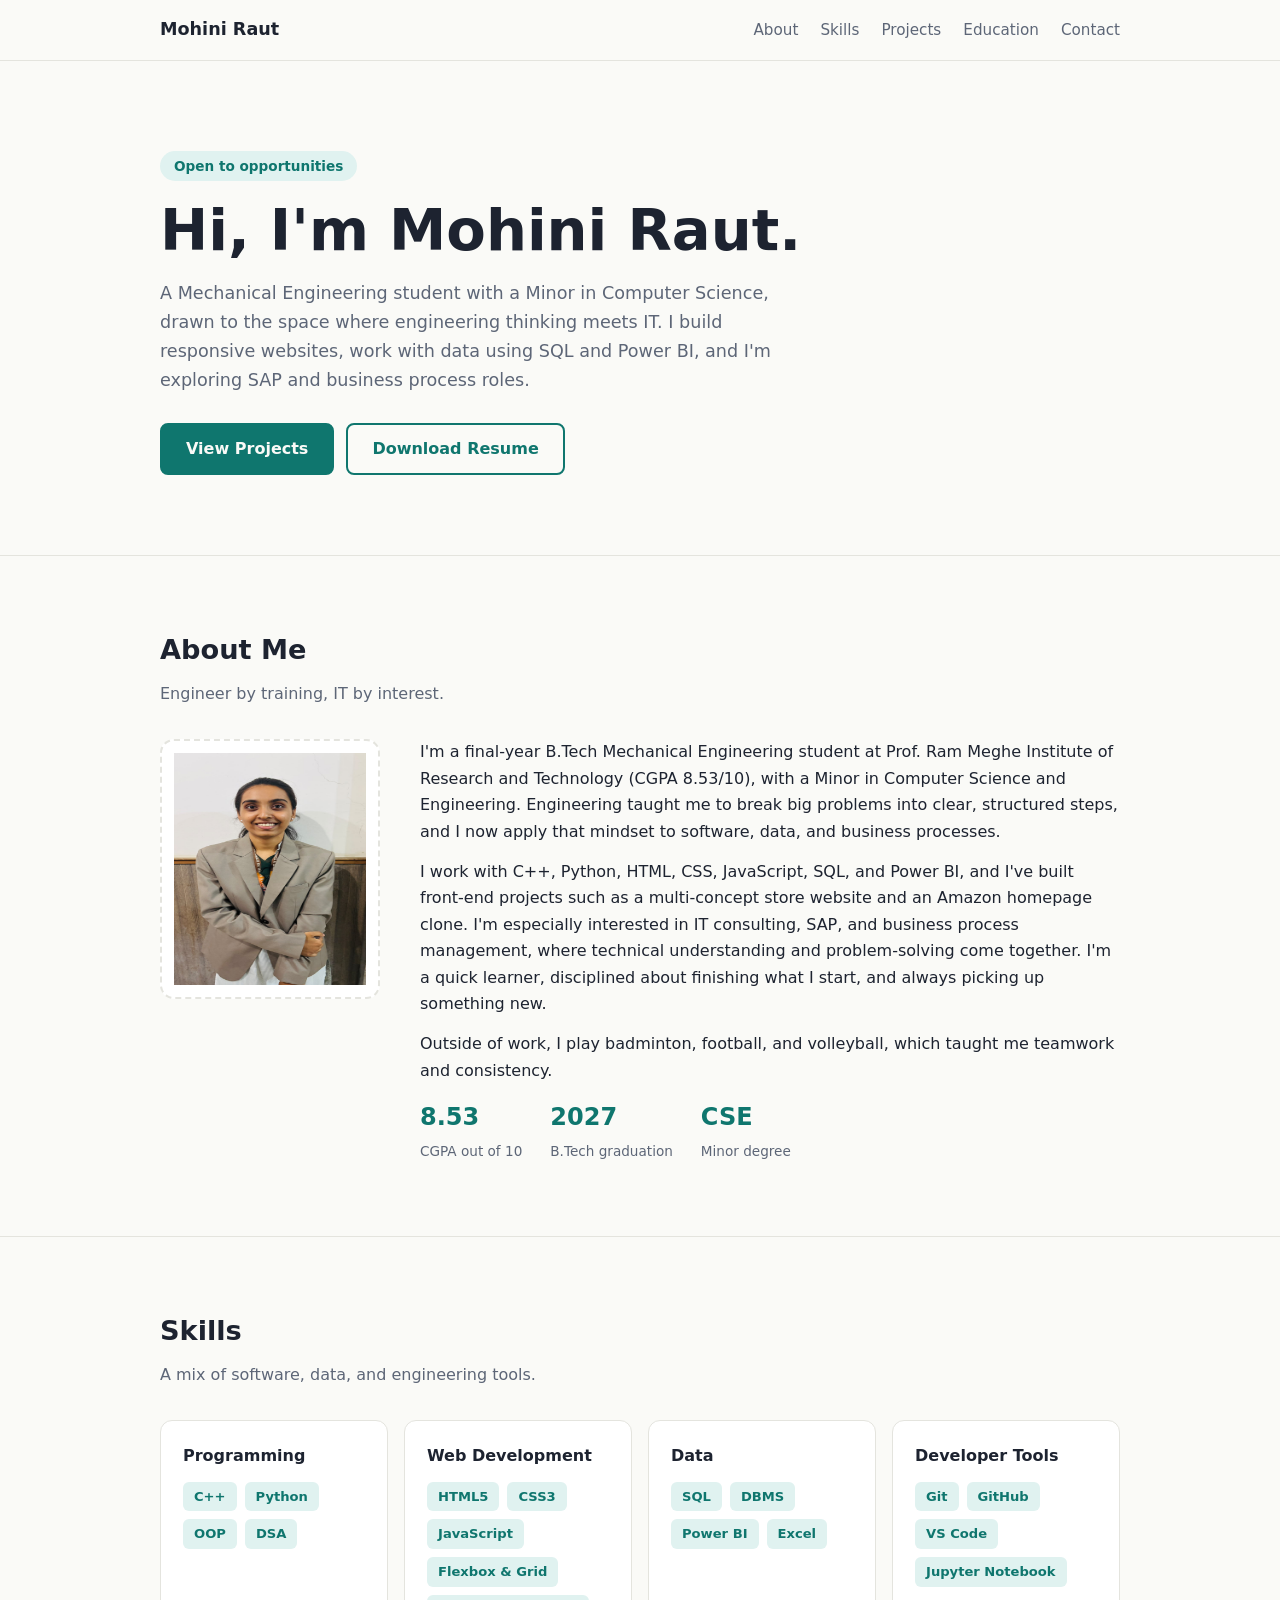
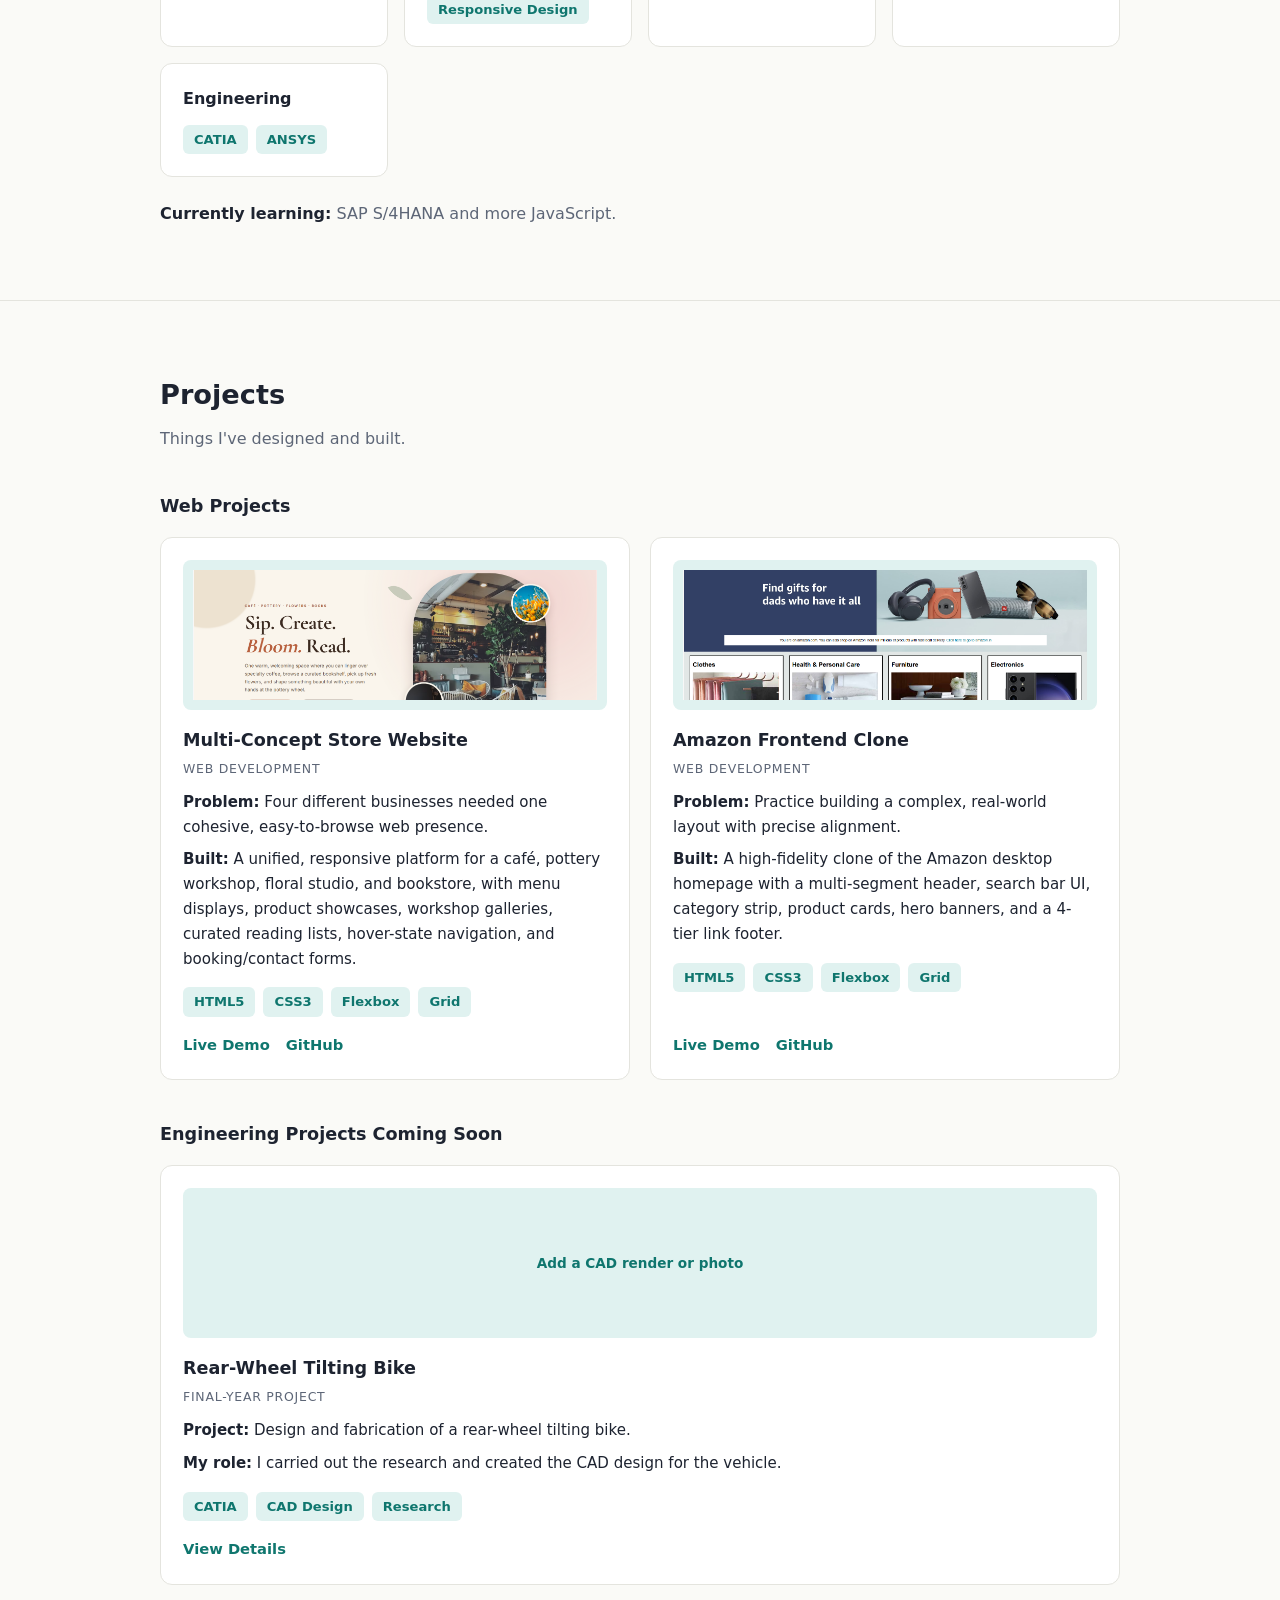
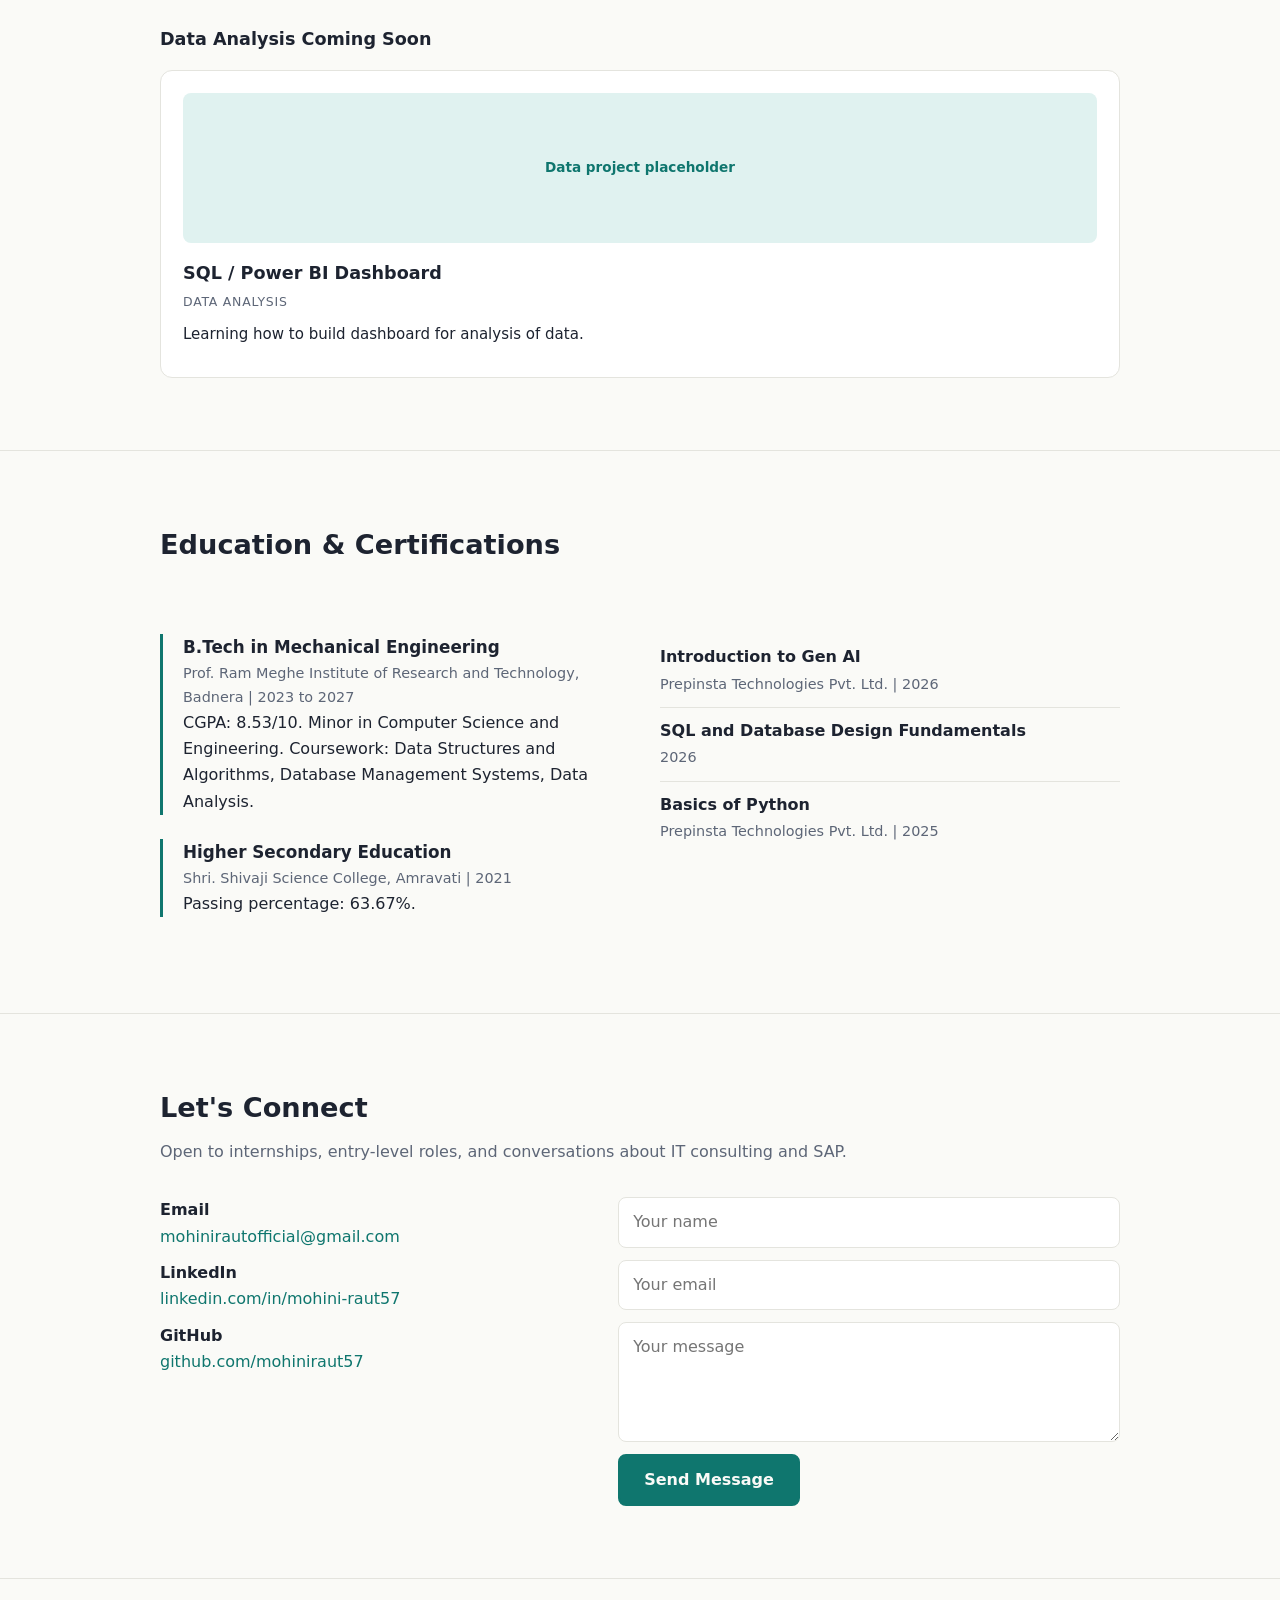
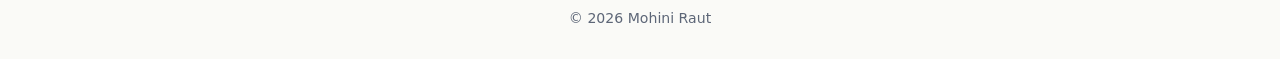
<file: index.html>
<!DOCTYPE html>
<html>
<head>
  <meta charset="UTF-8">
  <meta http-equiv="refresh" content="0; url=/portfolio/">
  <title>Mohini Raut - Portfolio</title>
</head>
<body>
  <a href="/portfolio/">Go to portfolio</a>
</body>
</html>
</file>
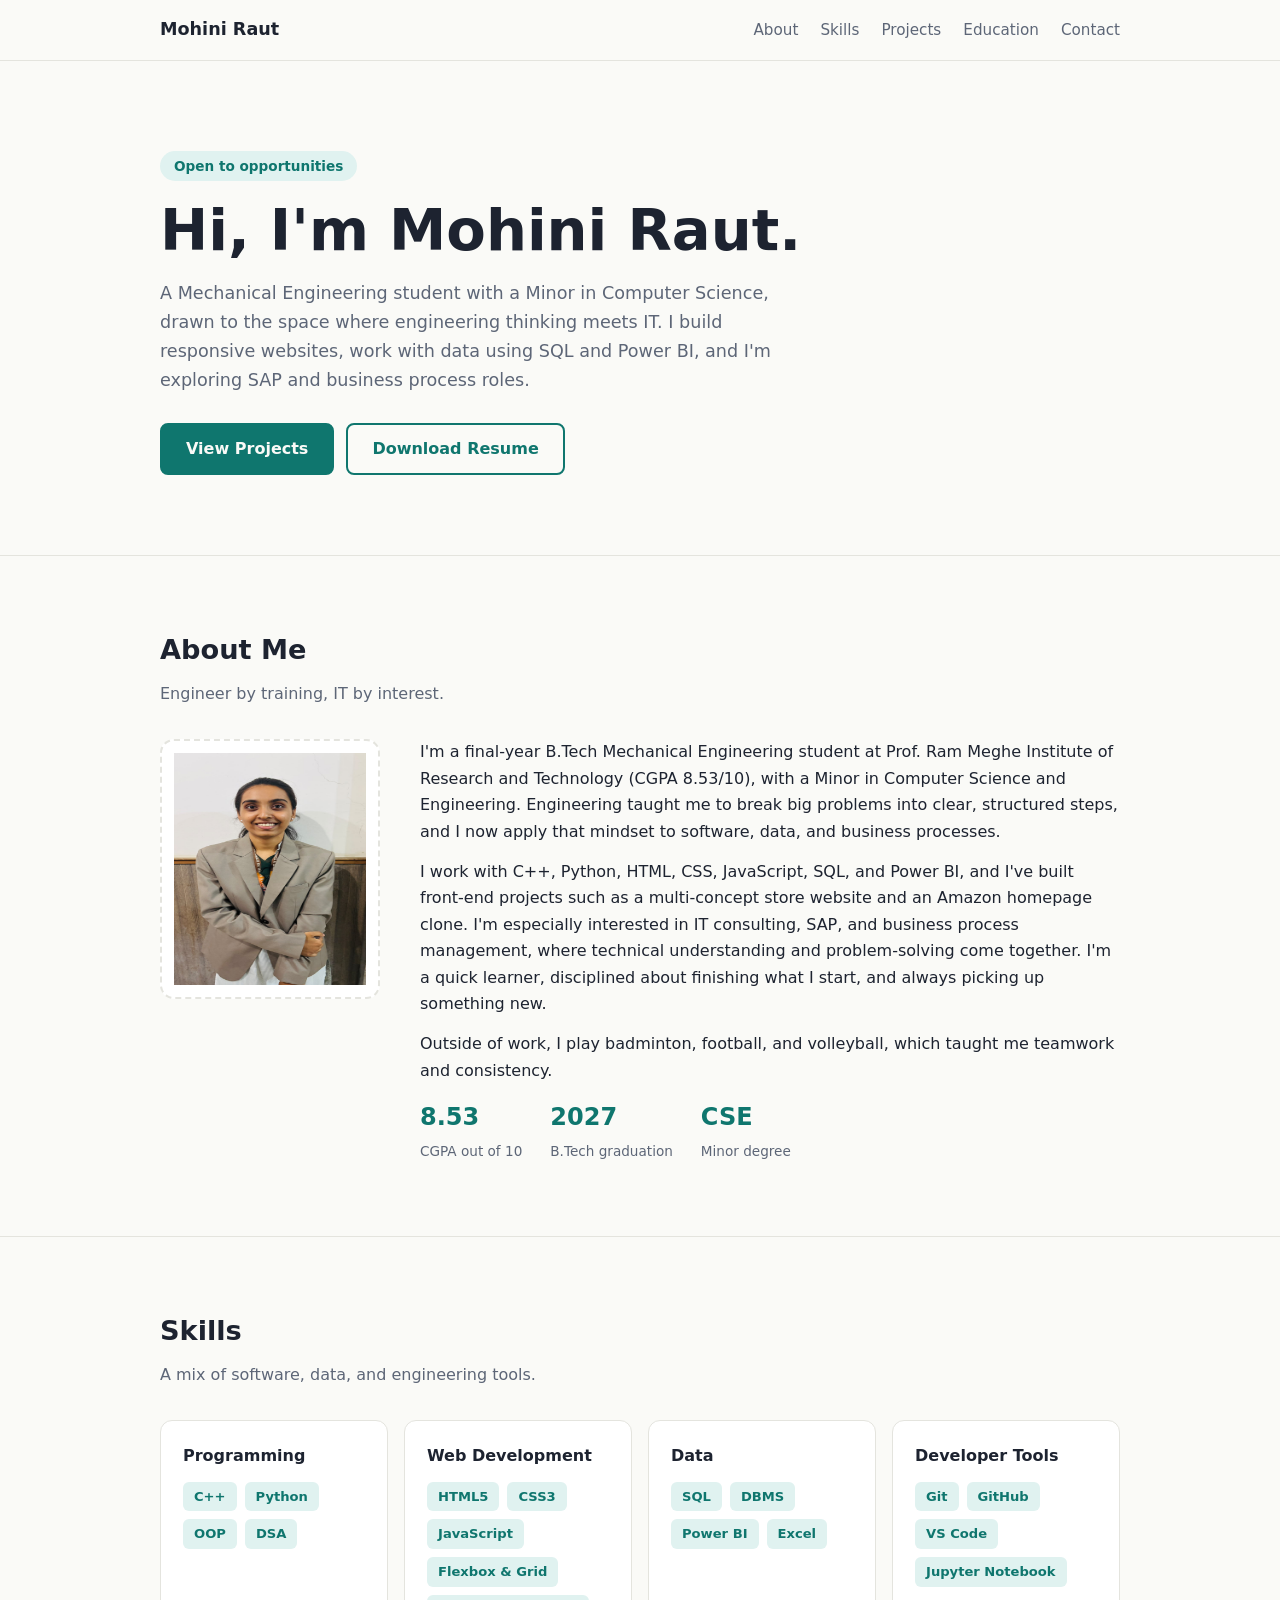
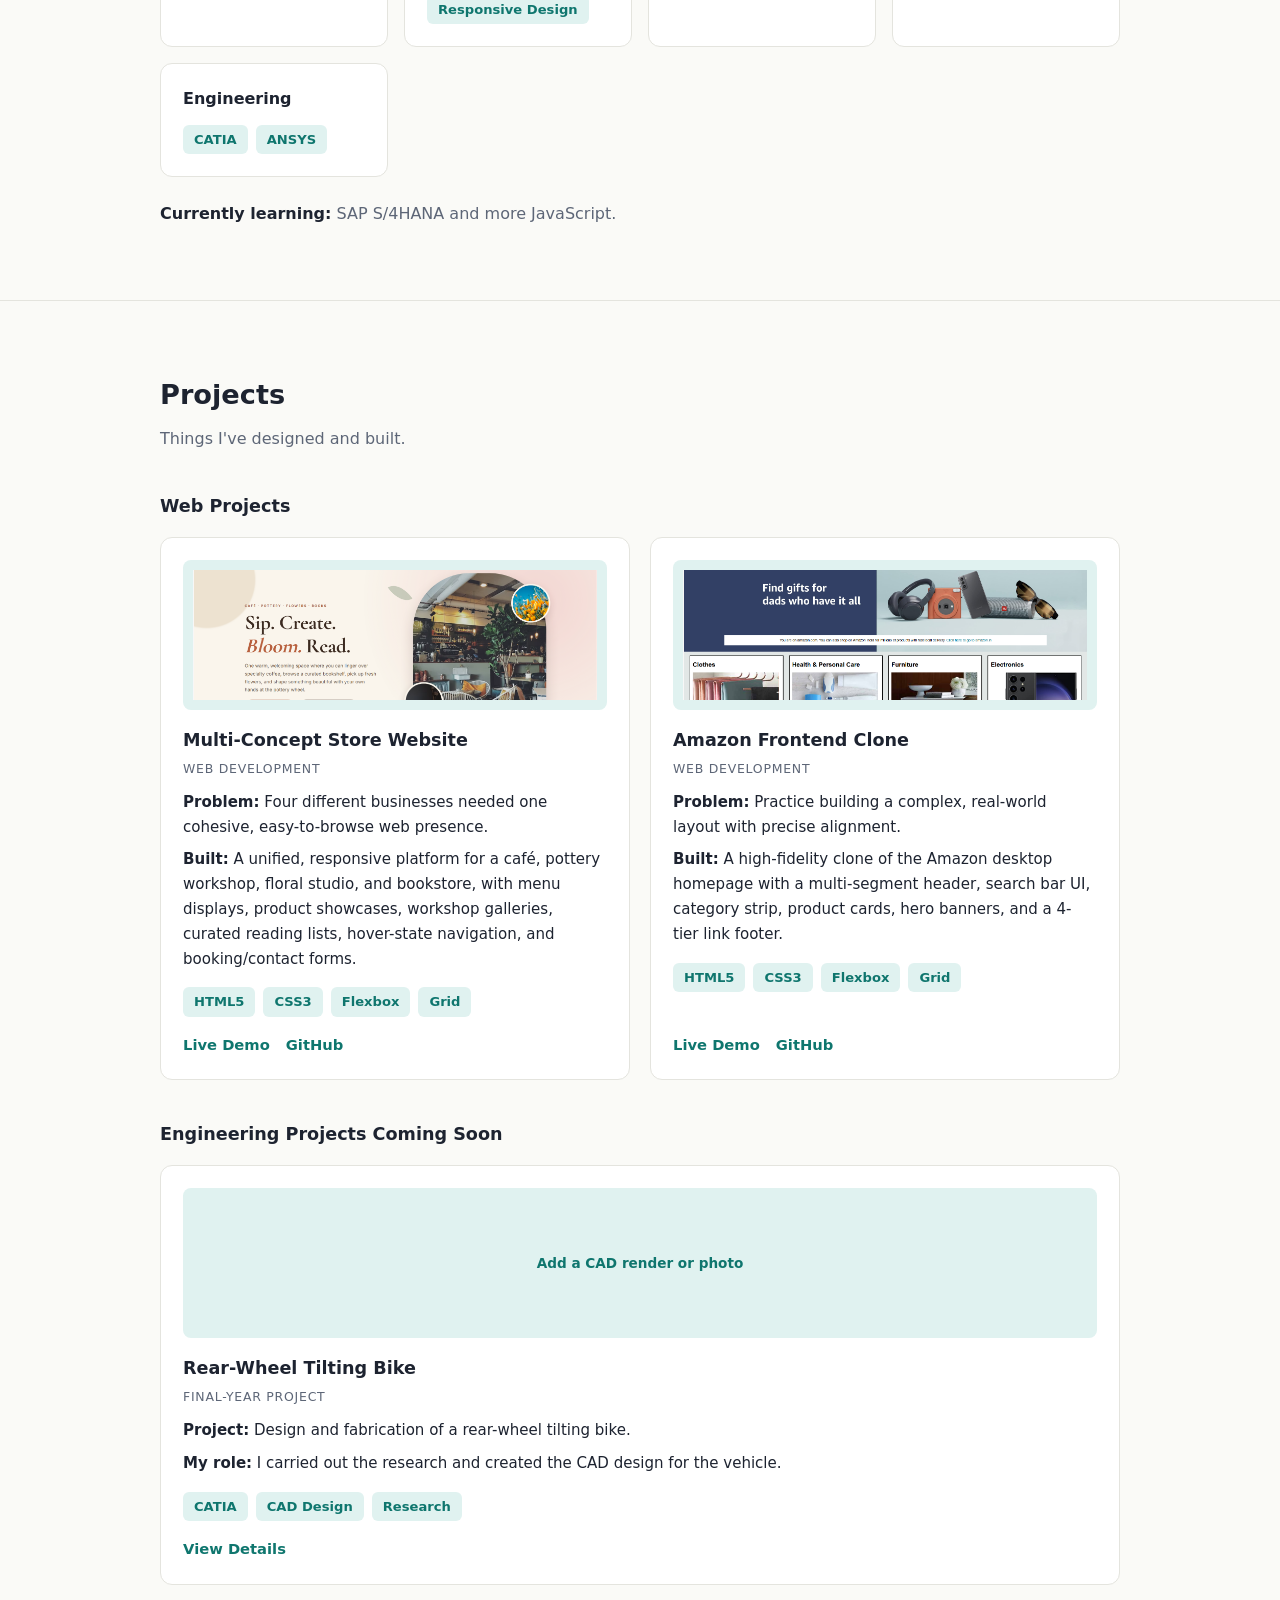
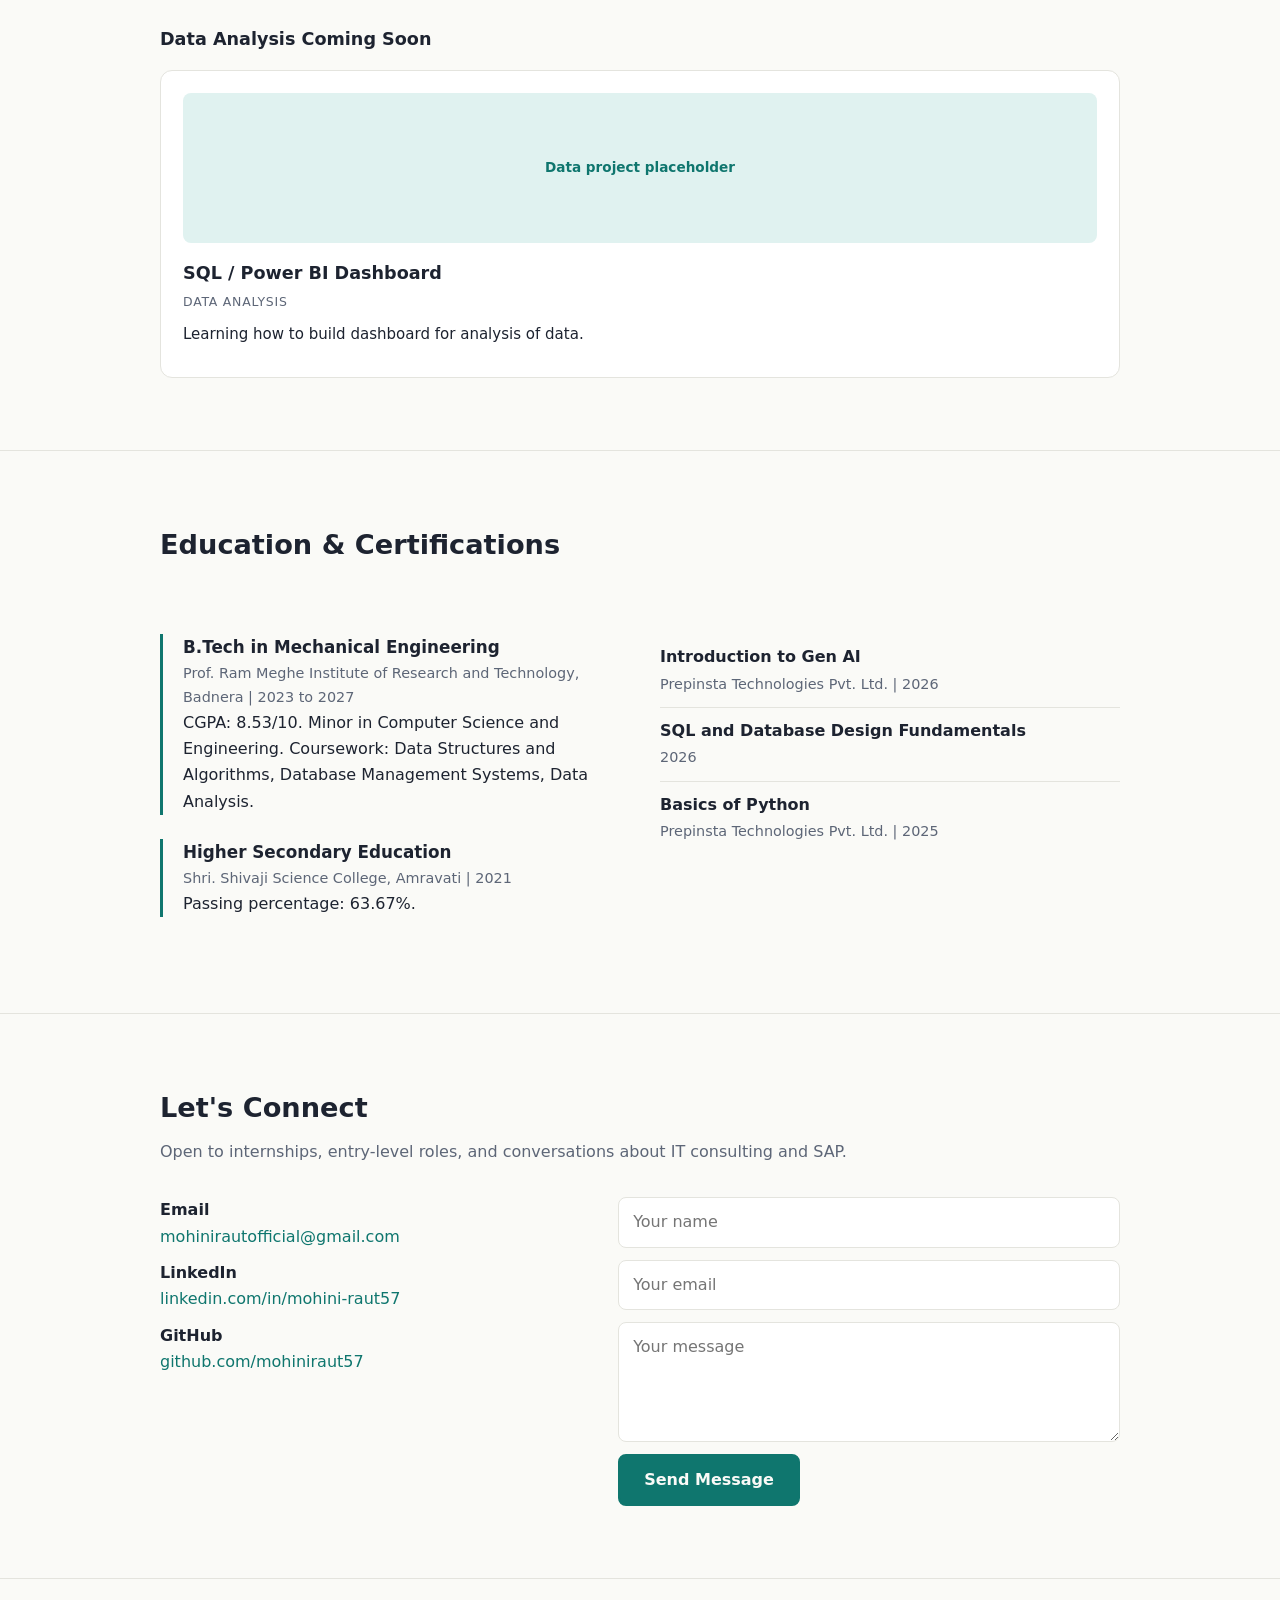
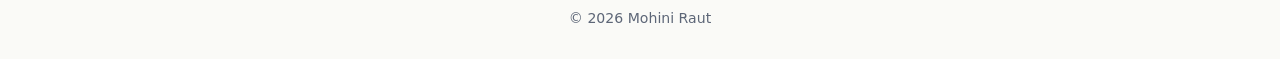
<file: portfolio/index.html>
<!DOCTYPE html>
<html lang="en">
<head>
<meta charset="UTF-8">
<meta name="viewport" content="width=device-width, initial-scale=1">
<title>Mohini Raut | Portfolio</title>
<meta name="description" content="Portfolio of Mohini Raut, Mechanical Engineering student with a Minor in Computer Science, interested in IT consulting, SAP and business process management.">
<link rel="stylesheet" href="style.css">
</head>
<body>

<header>
  <div class="wrap">
    <nav>
      <a href="#home" class="logo">Mohini Raut</a>
      <ul>
        <li><a href="#about">About</a></li>
        <li><a href="#skills">Skills</a></li>
        <li><a href="#projects">Projects</a></li>
        <li><a href="#education">Education</a></li>
        <li><a href="#contact">Contact</a></li>
      </ul>
    </nav>
  </div>
</header>

<main>

  <!-- HERO -->
  <section class="hero" id="home">
    <div class="wrap">
      <span class="tag">Open to opportunities</span>
      <h1>Hi, I'm Mohini Raut.</h1>
      <p>A Mechanical Engineering student with a Minor in Computer Science, drawn to the space where engineering thinking meets IT. I build responsive websites, work with data using SQL and Power BI, and I'm exploring SAP and business process roles.</p>
      <div class="btns">
        <a class="btn primary" href="#projects">View Projects</a>
        <a class="btn ghost" href="Mohini_Raut_Resume.pdf" download>Download Resume</a>
      </div>
    </div>
  </section>

  <!-- ABOUT -->
  <section id="about">
    <div class="wrap">
      <h2>About Me</h2>
      <p class="lead">Engineer by training, IT by interest.</p>
      <div class="about-grid">
        <div class="photo">
          <img src="mohini.jpeg" alt="Mohini Raut">
        </div>
        <div class="about-text">
          <p>I'm a final-year B.Tech Mechanical Engineering student at Prof. Ram Meghe Institute of Research and Technology (CGPA 8.53/10), with a Minor in Computer Science and Engineering. Engineering taught me to break big problems into clear, structured steps, and I now apply that mindset to software, data, and business processes.</p>
          <p>I work with C++, Python, HTML, CSS, JavaScript, SQL, and Power BI, and I've built front-end projects such as a multi-concept store website and an Amazon homepage clone. I'm especially interested in IT consulting, SAP, and business process management, where technical understanding and problem-solving come together. I'm a quick learner, disciplined about finishing what I start, and always picking up something new.</p>
          <p>Outside of work, I play badminton, football, and volleyball, which taught me teamwork and consistency.</p>
          <div class="facts">
            <div class="fact"><strong>8.53</strong><span>CGPA out of 10</span></div>
            <div class="fact"><strong>2027</strong><span>B.Tech graduation</span></div>
            <div class="fact"><strong>CSE</strong><span>Minor degree</span></div>
          </div>
        </div>
      </div>
    </div>
  </section>

  <!-- SKILLS -->
  <section id="skills">
    <div class="wrap">
      <h2>Skills</h2>
      <p class="lead">A mix of software, data, and engineering tools.</p>
      <div class="skills-grid">
        <div class="card">
          <h3>Programming</h3>
          <div class="chips"><span class="chip">C++</span><span class="chip">Python</span><span class="chip">OOP</span><span class="chip">DSA</span></div>
        </div>
        <div class="card">
          <h3>Web Development</h3>
          <div class="chips"><span class="chip">HTML5</span><span class="chip">CSS3</span><span class="chip">JavaScript</span><span class="chip">Flexbox &amp; Grid</span><span class="chip">Responsive Design</span></div>
        </div>
        <div class="card">
          <h3>Data</h3>
          <div class="chips"><span class="chip">SQL</span><span class="chip">DBMS</span><span class="chip">Power BI</span><span class="chip">Excel</span></div>
        </div>
        <div class="card">
          <h3>Developer Tools</h3>
          <div class="chips"><span class="chip">Git</span><span class="chip">GitHub</span><span class="chip">VS Code</span><span class="chip">Jupyter Notebook</span></div>
        </div>
        <div class="card">
          <h3>Engineering</h3>
          <div class="chips"><span class="chip">CATIA</span><span class="chip">ANSYS</span></div>
        </div>
      </div>
      <p class="learning"><strong>Currently learning:</strong> SAP S/4HANA and more JavaScript.</p>
    </div>
  </section>

  <!-- PROJECTS -->
  <section id="projects">
    <div class="wrap">
      <h2>Projects</h2>
      <p class="lead">Things I've designed and built.</p>

      <h3 class="sub">Web Projects</h3>
      <div class="project-grid">

        <article class="card project">
          <div class="thumb">
            <img src="imagestore.png" alt="Multi-concept store website"></div>
          <h3>Multi-Concept Store Website</h3>
          <div class="kind">Web Development</div>
          <p><strong>Problem:</strong> Four different businesses needed one cohesive, easy-to-browse web presence.</p>
          <p><strong>Built:</strong> A unified, responsive platform for a café, pottery workshop, floral studio, and bookstore, with menu displays, product showcases, workshop galleries, curated reading lists, hover-state navigation, and booking/contact forms.</p>
          <div class="chips"><span class="chip">HTML5</span><span class="chip">CSS3</span><span class="chip">Flexbox</span><span class="chip">Grid</span></div>
            <div class="links">
              <a href="../cozycornerwebsite/index.html" target="_blank" rel="noopener">Live Demo</a>
              <a href="https://github.com/mohiniraut57/Integrated_website.git" target="_blank" rel="noopener">GitHub</a>
            </div>
        </article>

        <article class="card project">
          <div class="thumb">
            <img src="imageamazon.png" alt="Amazon homepage clone"></div>
          <h3>Amazon Frontend Clone</h3>
          <div class="kind">Web Development</div>
          <p><strong>Problem:</strong> Practice building a complex, real-world layout with precise alignment.</p>
          <p><strong>Built:</strong> A high-fidelity clone of the Amazon desktop homepage with a multi-segment header, search bar UI, category strip, product cards, hero banners, and a 4-tier link footer.</p>
          <div class="chips"><span class="chip">HTML5</span><span class="chip">CSS3</span><span class="chip">Flexbox</span><span class="chip">Grid</span></div>
            <div class="links">
              <a href="../amazoncloneweb/index.html" target="_blank" rel="noopener">Live Demo</a>
              <a href="https://github.com/mohiniraut57/Amazon_Clone.git" target="_blank" rel="noopener">GitHub</a>
            </div>
        </article>

      </div>

      <h3 class="sub">Engineering Projects Coming Soon</h3>
      <div class="project-grid">

        <article class="card project">
          <div class="thumb"><!-- TODO: <img src="images/tilting-bike.png" alt="Rear-wheel tilting bike CAD"> -->Add a CAD render or photo</div>
          <h3>Rear-Wheel Tilting Bike</h3>
          <div class="kind">Final-Year Project</div>
          <p><strong>Project:</strong> Design and fabrication of a rear-wheel tilting bike.</p>
          <p><strong>My role:</strong> I carried out the research and created the CAD design for the vehicle.</p>
          <div class="chips"><span class="chip">CATIA</span><span class="chip">CAD Design</span><span class="chip">Research</span></div>
          <div class="links">
            <!-- TODO: add a report or photo link if you have one -->
            <a href="#">View Details</a>
          </div>
        </article>

      </div>

      <h3 class="sub">Data Analysis Coming Soon</h3>
      <div class="project-grid">
        <article class="card project">
          <div class="thumb">Data project placeholder</div>
          <h3>SQL / Power BI Dashboard</h3>
          <div class="kind">Data Analysis</div>
          <p>Learning how to build dashboard for analysis of data.</p>
        </article>
      </div>
    </div>
  </section>

  <!-- EDUCATION & CERTIFICATIONS -->
  <section id="education">
    <div class="wrap">
      <h2>Education &amp; Certifications</h2>
      <p class="lead">&nbsp;</p>
      <div class="two-col">
        <div class="timeline">
          <div class="item">
            <h3>B.Tech in Mechanical Engineering</h3>
            <div class="meta">Prof. Ram Meghe Institute of Research and Technology, Badnera | 2023 to 2027</div>
            <p>CGPA: 8.53/10. Minor in Computer Science and Engineering. Coursework: Data Structures and Algorithms, Database Management Systems, Data Analysis.</p>
          </div>
          <div class="item">
            <h3>Higher Secondary Education</h3>
            <div class="meta">Shri. Shivaji Science College, Amravati | 2021</div>
            <p>Passing percentage: 63.67%.</p>
          </div>
        </div>
        <div>
          <ul class="cert-list">
            <li><strong>Introduction to Gen AI</strong><br><span class="meta">Prepinsta Technologies Pvt. Ltd. | 2026</span></li>
            <li><strong>SQL and Database Design Fundamentals</strong><br><span class="meta">2026</span></li>
            <li><strong>Basics of Python</strong><br><span class="meta">Prepinsta Technologies Pvt. Ltd. | 2025</span></li>
          </ul>
        </div>
      </div>
    </div>
  </section>

  <!-- CONTACT -->
  <section id="contact">
    <div class="wrap">
      <h2>Let's Connect</h2>
      <p class="lead">Open to internships, entry-level roles, and conversations about IT consulting and SAP.</p>
      <div class="contact-grid">
        <div class="contact-links">
          <p><strong>Email</strong><br><a href="mailto:mohinirautofficial@gmail.com">mohinirautofficial@gmail.com</a></p>
          <p><strong>LinkedIn</strong><br><a href="https://www.linkedin.com/in/mohini-raut57" target="_blank" rel="noopener">linkedin.com/in/mohini-raut57</a></p>
          <p><strong>GitHub</strong><br><a href="https://github.com/mohiniraut57" target="_blank" rel="noopener">github.com/mohiniraut57</a></p>
        </div>
        <!-- Opens the visitor's email app with the message filled in. No server needed. -->
        <form id="contactForm">
          <input type="text" id="name" placeholder="Your name" required>
          <input type="email" id="email" placeholder="Your email" required>
          <textarea id="message" placeholder="Your message" required></textarea>
          <button type="submit" class="btn primary">Send Message</button>
        </form>
      </div>
    </div>
  </section>

</main>

<footer>
  <div class="wrap">&copy; <span id="year"></span> Mohini Raut</div>
</footer>

<script>
  document.getElementById('year').textContent = new Date().getFullYear();
  document.getElementById('contactForm').addEventListener('submit', function (e) {
    e.preventDefault();
    var name = document.getElementById('name').value;
    var email = document.getElementById('email').value;
    var msg = document.getElementById('message').value;
    var subject = encodeURIComponent('Portfolio message from ' + name);
    var body = encodeURIComponent(msg + '\n\nFrom: ' + name + ' (' + email + ')');
    window.location.href = 'mailto:mohinirautofficial@gmail.com?subject=' + subject + '&body=' + body;
  });
</script>

</body>
</html>
</file>
<file: portfolio/style.css>
/* ===== Theme colors ===== */
:root {
  --bg: #fafaf7;
  --surface: #ffffff;
  --text: #1d2330;
  --muted: #5d6677;
  --line: #e4e4de;
  --accent: #0f766e;
  --accent-soft: #e0f2f0;
}
@media (prefers-color-scheme: dark) {
  :root {
    --bg: #12161c;
    --surface: #1a2029;
    --text: #eceff4;
    --muted: #a0a9b8;
    --line: #2a313c;
    --accent: #2dd4bf;
    --accent-soft: #15302e;
  }
}

/* ===== Base ===== */
* { box-sizing: border-box; margin: 0; padding: 0; }
html { scroll-behavior: smooth; scroll-padding-top: 70px; }
body {
  font-family: system-ui, -apple-system, "Segoe UI", Roboto, sans-serif;
  background: var(--bg);
  color: var(--text);
  line-height: 1.65;
}
a { color: var(--accent); text-decoration: none; }
a:hover { text-decoration: underline; }
.wrap { max-width: 1000px; margin: 0 auto; padding: 0 20px; }

/* ===== Navigation ===== */
header {
  position: sticky; top: 0; z-index: 10;
  background: var(--bg);
  border-bottom: 1px solid var(--line);
}
nav { display: flex; align-items: center; justify-content: space-between; height: 60px; }
.logo { font-weight: 700; font-size: 1.1rem; color: var(--text); }
.logo:hover { text-decoration: none; }
nav ul { display: flex; gap: 22px; list-style: none; }
nav ul a { color: var(--muted); font-size: .95rem; }
nav ul a:hover { color: var(--accent); text-decoration: none; }

/* ===== Sections ===== */
section { padding: 72px 0; }
section + section { border-top: 1px solid var(--line); }
h2 { font-size: 1.7rem; margin-bottom: 8px; }
.lead { color: var(--muted); margin-bottom: 32px; }

/* ===== Hero ===== */
.hero { padding: 90px 0 80px; }
.tag {
  display: inline-block; background: var(--accent-soft); color: var(--accent);
  padding: 4px 14px; border-radius: 999px; font-size: .85rem; font-weight: 600; margin-bottom: 18px;
}
.hero h1 { font-size: clamp(2.2rem, 6vw, 3.6rem); line-height: 1.1; margin-bottom: 16px; }
.hero p { max-width: 620px; color: var(--muted); font-size: 1.1rem; margin-bottom: 28px; }
.btns { display: flex; gap: 12px; flex-wrap: wrap; }
.btn {
  display: inline-block; padding: 11px 24px; border-radius: 8px; font-weight: 600;
  border: 2px solid var(--accent); transition: transform .15s;
}
.btn:hover { transform: translateY(-2px); text-decoration: none; }
.btn.primary { background: var(--accent); color: var(--bg); }
.btn.ghost { color: var(--accent); }

/* ===== About ===== */
.about-grid { display: grid; grid-template-columns: 220px 1fr; gap: 40px; align-items: start; }
.photo {
  width: 220px; height: 260px; border-radius: 14px; border: 2px dashed var(--line);
  background: var(--surface); display: flex; align-items: center; justify-content: center;
  text-align: center; color: var(--muted); font-size: .85rem; padding: 12px; overflow: hidden;
}
.photo img { width: 100%; height: 100%; background-size: cover; }
.about-text p { margin-bottom: 14px; }
.facts { display: flex; gap: 28px; flex-wrap: wrap; margin-top: 10px; }
.fact strong { display: block; font-size: 1.5rem; color: var(--accent); }
.fact span { font-size: .85rem; color: var(--muted); }

/* ===== Skills ===== */
.skills-grid { display: grid; grid-template-columns: repeat(auto-fit, minmax(220px, 1fr)); gap: 16px; }
.card {
  background: var(--surface); border: 1px solid var(--line); border-radius: 12px; padding: 22px;
}
.card h3 { font-size: 1rem; margin-bottom: 12px; }
.chips { display: flex; flex-wrap: wrap; gap: 8px; }
.chip {
  background: var(--accent-soft); color: var(--accent); font-size: .82rem; font-weight: 600;
  padding: 4px 11px; border-radius: 6px;
}
.learning { margin-top: 24px; color: var(--muted); }
.learning strong { color: var(--text); }

/* ===== Projects ===== */
.project-grid { display: grid; grid-template-columns: repeat(auto-fit, minmax(290px, 1fr)); gap: 20px; }
.project { display: flex; flex-direction: column; }
.project .thumb {
  height: 150px; border-radius: 8px; margin-bottom: 16px; background: var(--accent-soft);
  display: flex; align-items: center; justify-content: center; color: var(--accent);
  font-weight: 600; font-size: .85rem; text-align: center; padding: 10px; overflow: hidden;
}
.project .thumb img { width: 100%; height: 100%; object-fit: cover; }
.project h3 { font-size: 1.1rem; margin-bottom: 4px; }
.kind { font-size: .78rem; text-transform: uppercase; letter-spacing: .06em; color: var(--muted); margin-bottom: 10px; }
.project p { font-size: .94rem; margin-bottom: 8px; }
.project .chips { margin: 8px 0 16px; }
.links { margin-top: auto; display: flex; gap: 16px; font-size: .92rem; font-weight: 600; }
.sub { margin: 40px 0 16px; font-size: 1.1rem; }

/* ===== Education & Certifications ===== */
.timeline .item { padding-left: 20px; border-left: 3px solid var(--accent); margin-bottom: 24px; }
.timeline h3 { font-size: 1.05rem; }
.timeline .meta { color: var(--muted); font-size: .9rem; }
.cert-list { list-style: none; }
.cert-list li { padding: 10px 0; border-bottom: 1px solid var(--line); }
.cert-list li:last-child { border-bottom: none; }
.cert-list .meta { color: var(--muted); font-size: .9rem; }
.two-col { display: grid; grid-template-columns: 1fr 1fr; gap: 40px; }

/* ===== Contact ===== */
.contact-grid { display: grid; grid-template-columns: 1fr 1.2fr; gap: 40px; }
.contact-links p { margin-bottom: 10px; }
form { display: flex; flex-direction: column; gap: 12px; }
input, textarea {
  font: inherit; padding: 11px 14px; border-radius: 8px; border: 1px solid var(--line);
  background: var(--surface); color: var(--text);
}
input:focus, textarea:focus { outline: 2px solid var(--accent); border-color: transparent; }
textarea { min-height: 120px; resize: vertical; }
button.btn { cursor: pointer; font: inherit; font-weight: 600; align-self: flex-start; }

/* ===== Footer ===== */
footer {
  text-align: center; color: var(--muted); font-size: .88rem;
  padding: 28px 0; border-top: 1px solid var(--line);
}

/* ===== Responsive ===== */
@media (max-width: 760px) {
  .two-col { grid-template-columns: 1fr; gap: 10px; }
  .contact-grid { grid-template-columns: 1fr; }
}
@media (max-width: 700px) {
  .about-grid { grid-template-columns: 1fr; }
  .photo { width: 160px; height: 190px; }
}
@media (max-width: 640px) {
  nav { justify-content: center; }
  nav ul { gap: 14px; font-size: .85rem; overflow-x: auto; }
  .logo { display: none; }
}
</file>
